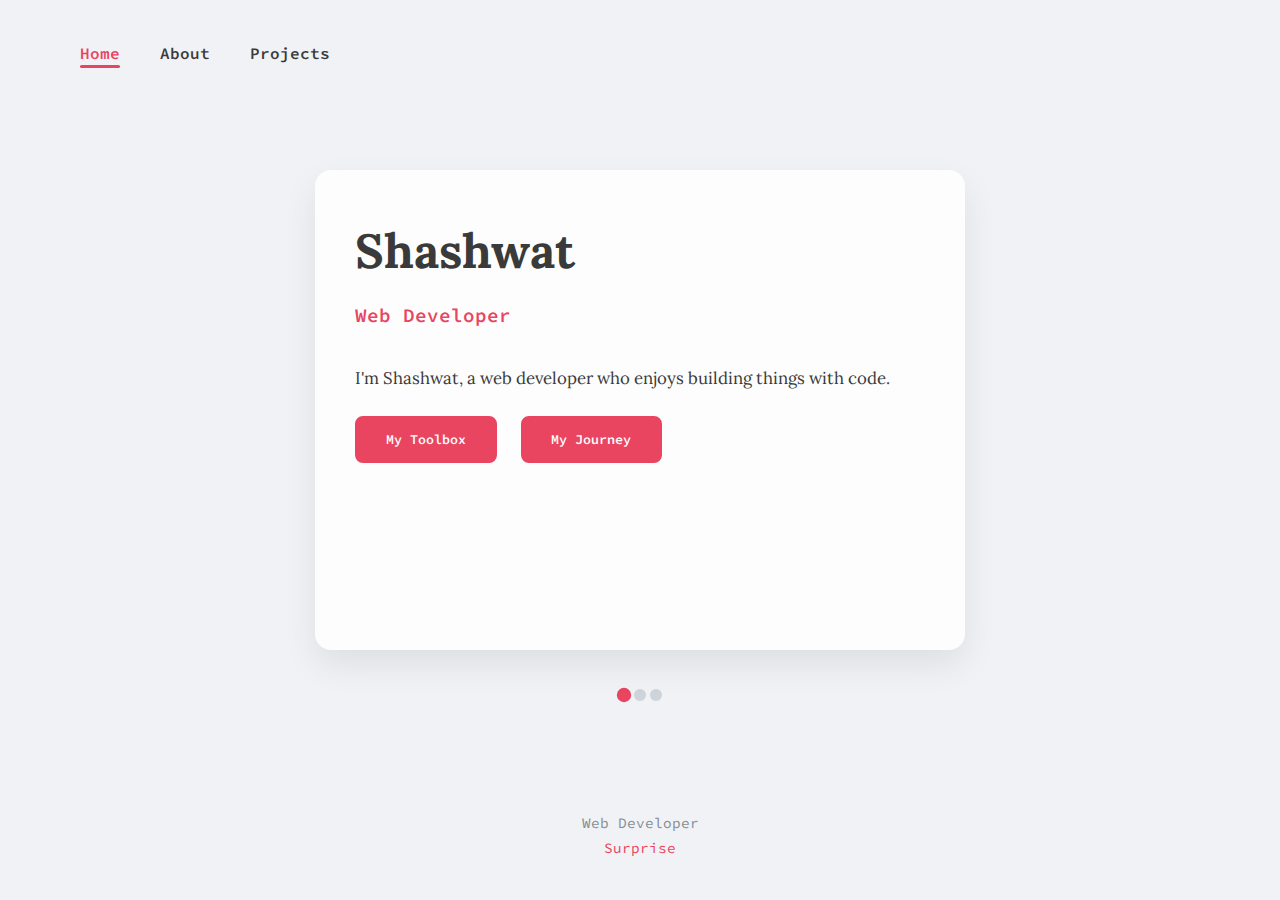
<file: index.html>
<!DOCTYPE html>
<html lang="en">
<head>
    <meta charset="UTF-8">
    <meta name="viewport" content="width=device-width, initial-scale=1.0">
    <title>Shashwat's Portfolio</title>
    <link rel="stylesheet" href="styles.css">
    <link rel="preconnect" href="https://fonts.googleapis.com">
    <link rel="preconnect" href="https://fonts.gstatic.com" crossorigin>
    <link href="https://fonts.googleapis.com/css2?family=Lora:wght@400;700&family=Source+Code+Pro:wght@400;600&display=swap" rel="stylesheet">
    <link rel="shortcut icon" href="laptop-favicon.svg" type="image/svg+xml">
</head>
<body>
    <div id="portfolio-wrapper">
        <header class="main-header">
            <nav class="main-nav">
                <ul>
                    <li><a href="index.html" class="active">Home</a></li>
                    <li><a href="about.html">About</a></li>
                    <li><a href="projects.html">Projects</a></li>
                </ul>
            </nav>
        </header>
        <main id="deck-container">
            <div class="portfolio-stack">
                <section class="portfolio-card active" id="intro-card">
                    <div class="card-body">
                        <h1 class="name-title">Shashwat</h1>
                        <h2 class="job-title">Web Developer</h2>
                        <p class="intro-text">I'm Shashwat, a web developer who enjoys building things with code.</p>
                        <div class="card-actions">
                            <button class="action-button" data-target-card="toolbox-card">My Toolbox</button>
                            <button class="action-button" data-target-card="journey-card">My Journey</button>
                        </div>
                    </div>
                </section>
                <section class="portfolio-card" id="toolbox-card">
                    <header class="card-header">
                        <button class="back-to-home" data-target-card="intro-card">←</button>
                        <h3 class="card-title">My Toolbox</h3>
                    </header>
                    <div class="card-body">
                        <ul class="talent-list">
                            <li>
                                <span class="talent-name">HTML, CSS, JavaScript</span>
                                <div class="talent-bar">
                                    <div class="talent-level" style="width: 75%;"></div>
                                </div>
                            </li>
                            <li>
                                <span class="talent-name">DOM Manipulation</span>
                                <div class="talent-bar">
                                    <div class="talent-level" style="width: 60%;"></div>
                                </div>
                            </li>
                            <li>
                                <span class="talent-name">Flexbox & Grid</span>
                                <div class="talent-bar">
                                    <div class="talent-level" style="width: 80%;"></div>
                                </div>
                            </li>
                            <li>
                                <span class="talent-name">UI Design (Canva & Figma)</span>
                                <div class="talent-bar">
                                    <div class="talent-level" style="width: 65%;"></div>
                                </div>
                            </li>
                        </ul>
                        <p class="insight-text">I'm building my skills in web development. HTML and CSS are where I started, and I'm learning more JavaScript every day.</p>
                    </div>
                </section>
                <section class="portfolio-card" id="journey-card">
                    <header class="card-header">
                        <button class="back-to-home" data-target-card="intro-card">←</button>
                        <h3 class="card-title">My Journey</h3>
                    </header>
                    <div class="card-body">
                        <p class="description-text">I want to get better at <span class="highlight">JavaScript</span> and learn frameworks like Vue.js. Interactive websites interest me the most.</p>
                        <div class="goals-timeline">
                            <div class="goal-item">
                                <div class="goal-item-marker"></div>
                                <div class="goal-item-info">
                                    <h4>This year</h4>
                                    <p>Build 3 projects with JavaScript</p>
                                </div>
                            </div>
                            <div class="goal-item">
                                <div class="goal-item-marker"></div>
                                <div class="goal-item-info">
                                    <h4>Next year</h4>
                                    <p>Learn Vue.js and build a web app</p>
                                </div>
                            </div>
                        </div>
                    </div>
                </section>
            </div>
            <div class="deck-controls">
                <button class="nav-dot active" data-target-card="intro-card"></button>
                <button class="nav-dot" data-target-card="toolbox-card"></button>
                <button class="nav-dot" data-target-card="journey-card"></button>
            </div>
        </main>
        <footer class="main-footer">
            <p>Web Developer</p>
            <p><a href="404.html">Surprise</a></p>
        </footer>
    </div>
    <script src="script.js"></script>
</body>
</html>
</file>
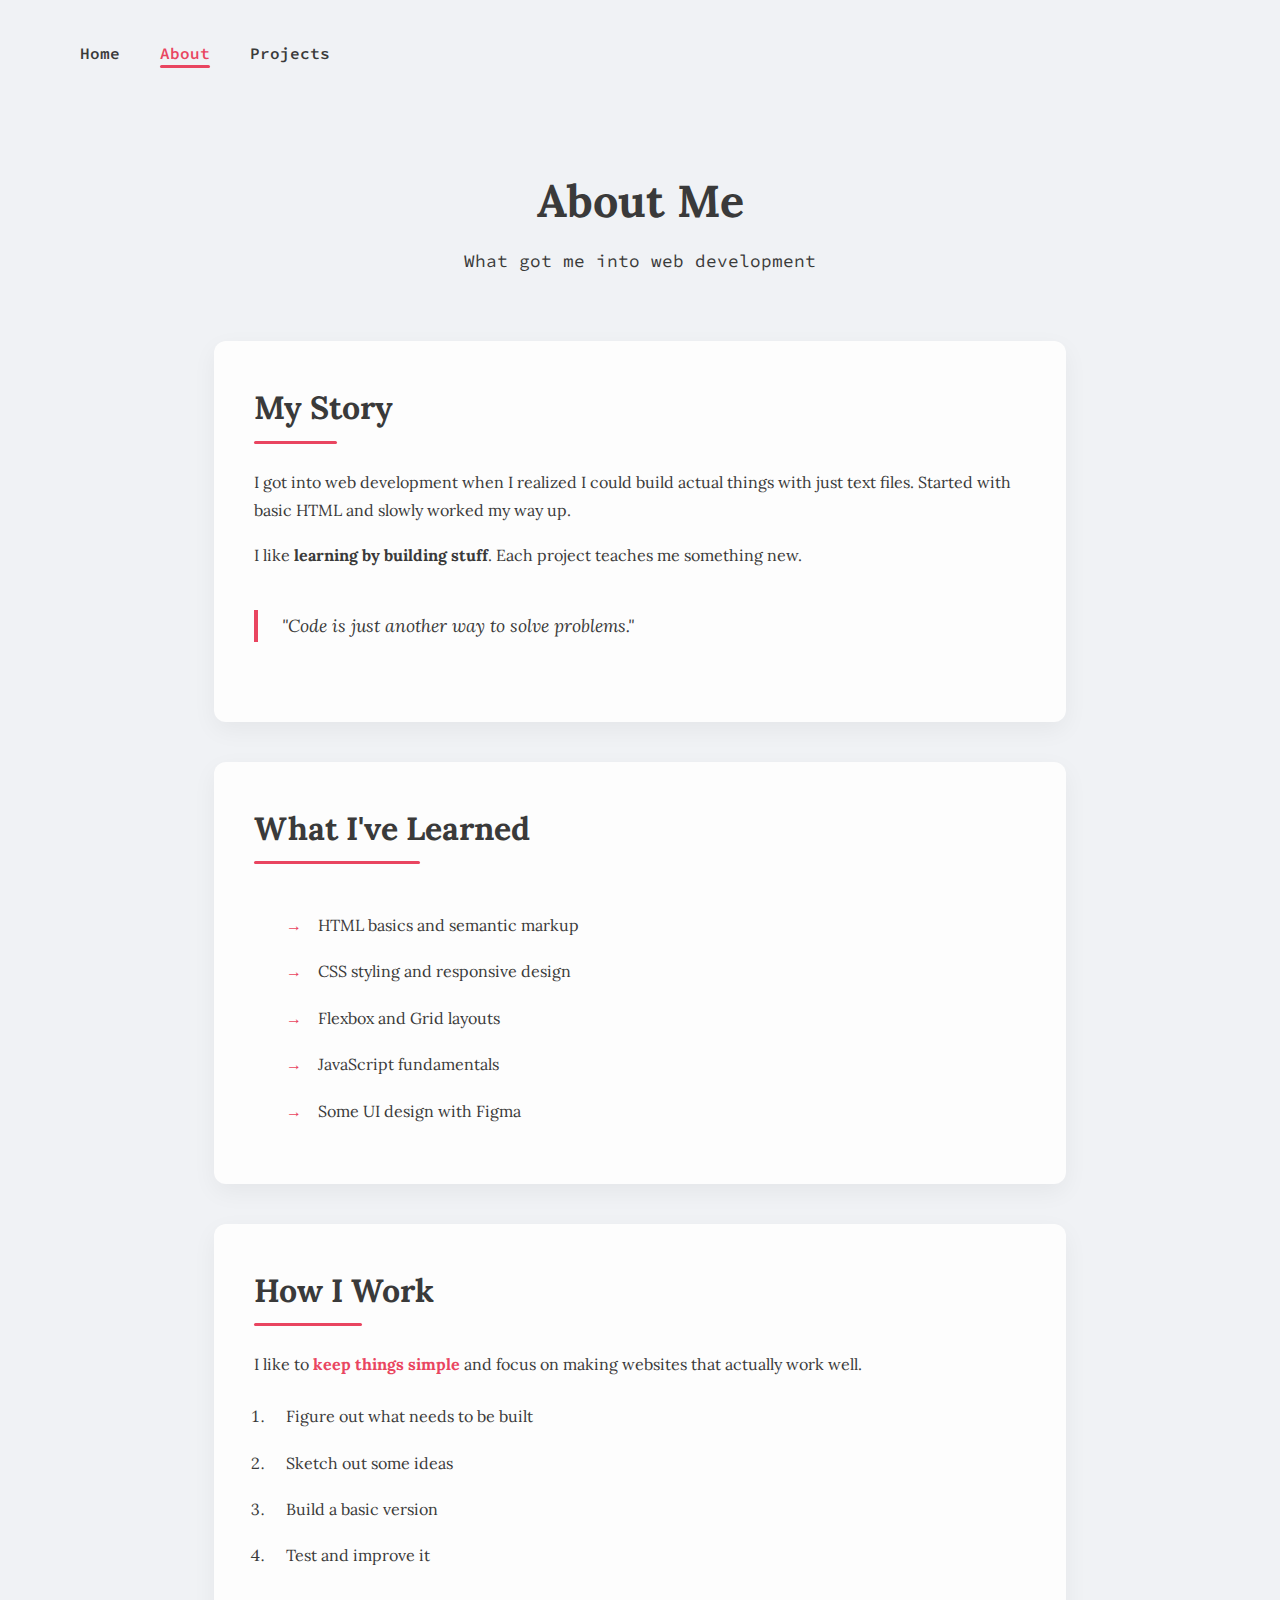
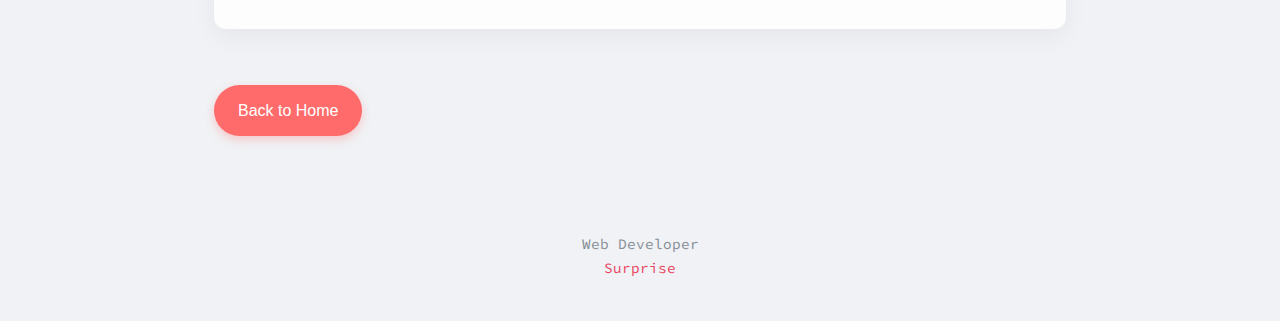
<file: about.html>
<!DOCTYPE html>
<html lang="en">
<head>
    <meta charset="UTF-8">
    <meta name="viewport" content="width=device-width, initial-scale=1.0">
    <title>About</title>
    <link rel="stylesheet" href="styles.css">
    <link rel="preconnect" href="https://fonts.googleapis.com">
    <link rel="preconnect" href="https://fonts.gstatic.com" crossorigin>
    <link href="https://fonts.googleapis.com/css2?family=Lora:wght@400;700&family=Source+Code+Pro:wght@400;600&display=swap" rel="stylesheet">
    <link rel="shortcut icon" href="laptop-favicon.svg" type="image/svg+xml">
</head>
<body>
    <div id="portfolio-wrapper">
        <header class="main-header">
            <nav class="main-nav">
                <ul>
                    <li><a href="index.html">Home</a></li>
                    <li><a href="about.html" class="active">About</a></li>
                    <li><a href="projects.html">Projects</a></li>
                </ul>
            </nav>
        </header>
        <main id="page-container">
            <div class="about-container">
                <div class="about-header">
                    <h1>About Me</h1>
                    <p>What got me into web development</p>
                </div>
                <div class="about-section">
                    <h2>My Story</h2>
                    <p>I got into web development when I realized I could build actual things with just text files. Started with basic HTML and slowly worked my way up.</p>
                    <p>I like <strong>learning by building stuff</strong>. Each project teaches me something new.</p>
                    <div class="quote">
                        <p>"Code is just another way to solve problems."</p>
                    </div>
                </div>
                <div class="about-section">
                    <h2>What I've Learned</h2>
                    <ul class="journey-list">
                        <li>HTML basics and semantic markup</li>
                        <li>CSS styling and responsive design</li>
                        <li>Flexbox and Grid layouts</li>
                        <li>JavaScript fundamentals</li>
                        <li>Some UI design with Figma</li>
                    </ul>
                </div>
                <div class="about-section">
                    <h2>How I Work</h2>
                    <p>I like to <span class="highlight">keep things simple</span> and focus on making websites that actually work well.</p>
                    <ol class="process-list">
                        <li>Figure out what needs to be built</li>
                        <li>Sketch out some ideas</li>
                        <li>Build a basic version</li>
                        <li>Test and improve it</li>
                    </ol>
                </div>
                <a href="index.html" class="back-home">Back to Home</a>
            </div>
        </main>
        <footer class="main-footer">
            <p>Web Developer</p>
            <p><a href="404.html">Surprise</a></p>
        </footer>
    </div>
</body>
</html>
</file>
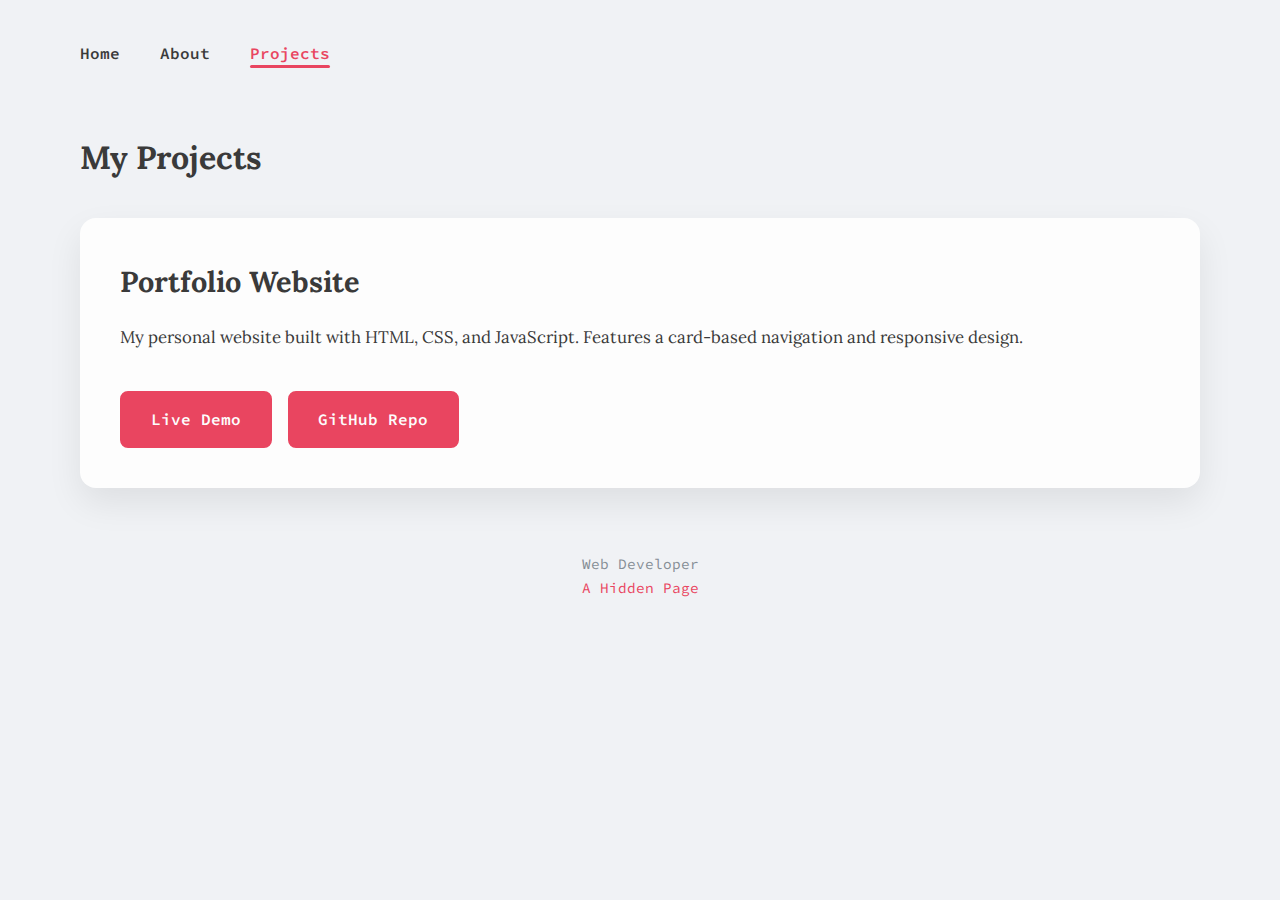
<file: projects.html>
<!DOCTYPE html>
<html lang="en">
<head>
    <meta charset="UTF-8">
    <meta name="viewport" content="width=device-width, initial-scale=1.0">
    <title>Shashwat's Projects</title>
    <link rel="stylesheet" href="styles.css">
    <link rel="preconnect" href="https://fonts.googleapis.com">
    <link rel="preconnect" href="https://fonts.gstatic.com" crossorigin>
    <link href="https://fonts.googleapis.com/css2?family=Lora:wght@400;700&family=Source+Code+Pro:wght@400;600&display=swap" rel="stylesheet">
    <link rel="shortcut icon" href="favicon.ico" type="image/x-icon">
</head>
<body>
    <div id="portfolio-wrapper">
        <header class="main-header">
            <nav class="main-nav">
                <ul>
                    <li><a href="index.html">Home</a></li>
                    <li><a href="about.html">About</a></li>
                    <li><a href="projects.html" class="active">Projects</a></li>
                </ul>
            </nav>
        </header>
        <main class="main-content">
            <section class="page-section">
                <h1 class="page-title">My Projects</h1>
                <div class="project-grid">
                   
                    <div class="project-card">
                        <h2 class="project-title">Portfolio Website</h2>
                        <p class="project-description">My personal website built with HTML, CSS, and JavaScript. Features a card-based navigation and responsive design.</p>
                        <div class="project-links">
                            <a href="https://shapat01.github.io/swirl/" class="project-link" id="portfolio-live-link" target="_blank">Live Demo</a>
                            <a href="https://github.com/Shapat01/swirl" class="project-link" id="portfolio-github-link" target="_blank">GitHub Repo</a>
                        </div>
                    </div>
                </div>
            </section>
        </main>
        <footer class="main-footer">
            <p>Web Developer</p>
            <p><a href="404.html">A Hidden Page</a></p>
        </footer>
    </div>
</body>
</html>
</file>
<file: styles.css>
:root {
    --primary-color: #3a3a3a;
    --secondary-color: #fdfdfd;
    --accent-color: #e94560;
    --background-color: #f0f2f5;
    --font-serif: 'Lora', serif;
    --font-mono: 'Source Code Pro', monospace;
}
* {
    margin: 0;
    padding: 0;
    box-sizing: border-box;
}
body {
    font-family: var(--font-serif);
    background-color: var(--background-color);
    color: var(--primary-color);
    line-height: 1.7;
}
#portfolio-wrapper {
    max-width: 1200px;
    margin: 0 auto;
    padding: 2.5rem;
    min-height: 100vh;
    display: flex;
    flex-direction: column;
}
.main-header {
    display: flex;
    justify-content: space-between;
    align-items: center;
    margin-bottom: 4rem;
}
.main-nav ul {
    display: flex;
    list-style: none;
    gap: 2.5rem;
}
.main-nav a {
    text-decoration: none;
    color: var(--primary-color);
    font-family: var(--font-mono);
    font-weight: 600;
    font-size: 1rem;
    transition: color 0.3s ease;
    position: relative;
    padding-bottom: 5px;
}
.main-nav a:hover, .main-nav a.active {
    color: var(--accent-color);
}
.main-nav a:after {
    content: '';
    position: absolute;
    width: 0;
    height: 3px;
    bottom: 0;
    left: 50%;
    transform: translateX(-50%);
    background-color: var(--accent-color);
    transition: width 0.3s ease;
    border-radius: 2px;
}
.main-nav a:hover:after, .main-nav a.active:after {
    width: 100%;
}
#deck-container {
    flex: 1;
    display: flex;
    flex-direction: column;
    align-items: center;
    justify-content: center;
}
.portfolio-stack {
    position: relative;
    width: 100%;
    max-width: 650px;
    height: 480px;
    margin-bottom: 2rem;
}
.portfolio-card {
    position: absolute;
    width: 100%;
    height: 100%;
    background-color: var(--secondary-color);
    border-radius: 16px;
    box-shadow: 0 15px 35px rgba(0, 0, 0, 0.08);
    padding: 2.5rem;
    overflow: hidden;
    transition: transform 0.6s ease, opacity 0.6s ease;
    transform-origin: center;
    display: flex;
    flex-direction: column;
}
.portfolio-card:not(.active) {
    pointer-events: none;
    opacity: 0;
    transform: translateY(30px) scale(0.9);
}
.portfolio-card.active {
    opacity: 1;
    transform: translateY(0) scale(1);
    z-index: 10;
}
.card-header {
    display: flex;
    align-items: center;
    margin-bottom: 2rem;
}
.back-to-home {
    background: none;
    border: none;
    font-size: 1.8rem;
    color: var(--accent-color);
    cursor: pointer;
    margin-right: 1.5rem;
    transition: transform 0.3s ease;
}
.back-to-home:hover {
    transform: translateX(-5px);
}
.card-body {
    flex: 1;
    overflow-y: auto;
    padding-right: 1rem;
}
.card-body::-webkit-scrollbar {
    width: 6px;
}
.card-body::-webkit-scrollbar-track {
    background: #f0f0f0;
}
.card-body::-webkit-scrollbar-thumb {
    background: #dcdcdc;
    border-radius: 10px;
}
.card-body::-webkit-scrollbar-thumb:hover {
    background: #c9c9c9;
}
.name-title {
    font-family: var(--font-serif);
    font-size: 3rem;
    margin-bottom: 0.5rem;
    color: var(--primary-color);
}
.job-title {
    font-family: var(--font-mono);
    font-size: 1.2rem;
    color: var(--accent-color);
    margin-bottom: 2rem;
    font-weight: 600;
}
.card-title {
    font-family: var(--font-serif);
    font-size: 1.8rem;
    color: var(--primary-color);
}
.intro-text, .insight-text, .description-text {
    margin-bottom: 1.5rem;
    font-size: 1.05rem;
}
.card-actions {
    display: flex;
    gap: 1.5rem;
    margin-top: 1rem;
}
.action-button {
    padding: 0.8rem 1.8rem;
    background-color: var(--accent-color);
    color: var(--secondary-color);
    border: 2px solid var(--accent-color);
    border-radius: 8px;
    font-family: var(--font-mono);
    font-weight: 600;
    cursor: pointer;
    transition: all 0.3s ease;
}
.action-button:hover {
    background-color: transparent;
    color: var(--accent-color);
    transform: translateY(-3px);
}
.talent-list {
    list-style: none;
    margin-bottom: 2rem;
}
.talent-list li {
    margin-bottom: 1.5rem;
}
.talent-name {
    display: block;
    margin-bottom: 0.6rem;
    font-weight: 700;
    font-family: var(--font-mono);
}
.talent-bar {
    height: 10px;
    background-color: #e9ecef;
    border-radius: 5px;
    overflow: hidden;
}
.talent-level {
    height: 100%;
    background-color: var(--accent-color);
    border-radius: 5px;
}
.goals-timeline {
    position: relative;
    margin-top: 2.5rem;
    padding-left: 25px;
    border-left: 3px solid #e9ecef;
}
.goal-item {
    position: relative;
    margin-bottom: 2rem;
}
.milestone:last-child {
    margin-bottom: 0;
}
.goal-item-marker {
    position: absolute;
    left: -38px;
    top: 5px;
    width: 15px;
    height: 15px;
    background-color: var(--accent-color);
    border-radius: 50%;
    border: 3px solid var(--background-color);
}
.goal-item-info h4 {
    font-family: var(--font-mono);
    font-size: 1.1rem;
    margin-bottom: 0.5rem;
    color: var(--accent-color);
    font-weight: 700;
}
.social-links {
    margin-top: 2rem;
    display: flex;
    flex-direction: column;
    gap: 1.2rem;
}
.social-link {
    display: inline-block;
    padding: 0.8rem 1.5rem;
    background-color: #f8f9fa;
    color: var(--primary-color);
    text-decoration: none;
    border-radius: 8px;
    font-family: var(--font-mono);
    font-weight: 600;
    transition: all 0.3s ease;
}
.social-link:hover {
    background-color: #e9ecef;
    transform: translateY(-2px);
}
.nav-controls {
    display: flex;
    gap: 0.8rem;
    margin-top: 1.5rem;
}
.nav-dot {
    width: 12px;
    height: 12px;
    border-radius: 50%;
    background-color: #ced4da;
    border: none;
    cursor: pointer;
    transition: all 0.3s ease;
}
.nav-dot.active, .nav-dot:hover {
    background-color: var(--accent-color);
    transform: scale(1.2);
}
.main-footer {
    text-align: center;
    margin-top: 4rem;
    color: #868e96;
    font-size: 0.9rem;
    font-family: var(--font-mono);
}
.main-footer a {
    color: var(--accent-color);
    text-decoration: none;
}
.main-footer a:hover {
    text-decoration: underline;
}
.highlight {
    color: var(--accent-color);
    font-weight: 700;
}
@media (max-width: 768px) {
    #portfolio-wrapper {
        padding: 1.5rem;
    }
    .main-header {
        flex-direction: column;
        gap: 2rem;
        margin-bottom: 3rem;
    }
    .portfolio-stack {
        height: auto;
        min-height: 500px;
    }
    .portfolio-card {
        padding: 2rem;
    }
    .card-actions {
        flex-direction: column;
        gap: 1rem;
    }
    .action-button {
        width: 100%;
    }
}
.project-grid {
    display: grid;
    grid-template-columns: repeat(auto-fit, minmax(300px, 1fr));
    gap: 2.5rem;
    margin-top: 2rem;
}
.project-card {
    background-color: var(--secondary-color);
    border-radius: 16px;
    box-shadow: 0 15px 35px rgba(0, 0, 0, 0.08);
    padding: 2.5rem;
    display: flex;
    flex-direction: column;
    transition: transform 0.3s ease, box-shadow 0.3s ease;
}
.project-card:hover {
    transform: translateY(-5px);
    box-shadow: 0 20px 45px rgba(0, 0, 0, 0.12);
}
.project-title {
    font-family: var(--font-serif);
    font-size: 1.8rem;
    color: var(--primary-color);
    margin-bottom: 1rem;
}
.project-description {
    font-size: 1.05rem;
    margin-bottom: 1.5rem;
    flex-grow: 1;
}
.project-links {
    display: flex;
    gap: 1rem;
    margin-top: 1rem;
}
.project-link {
    padding: 0.8rem 1.8rem;
    background-color: var(--accent-color);
    color: var(--secondary-color);
    border: 2px solid var(--accent-color);
    border-radius: 8px;
    font-family: var(--font-mono);
    font-weight: 600;
    text-decoration: none;
    transition: all 0.3s ease;
}
.project-link:hover {
    background-color: transparent;
    color: var(--accent-color);
}
#page-container {
    padding: 2rem 1.5rem;
    max-width: 900px;
    margin: 0 auto;
}
.back-home {
    display: inline-block;
    margin-top: 1rem;
    padding: 0.75rem 1.5rem;
    background-color: #ff6b6b;
    color: white;
    text-decoration: none;
    border-radius: 50px;
    font-family: 'Montserrat', sans-serif;
    font-weight: 500;
    transition: all 0.3s ease;
    box-shadow: 0 4px 10px rgba(255, 107, 107, 0.3);
}
.back-home:hover {
    background-color: #ff5252;
    transform: translateY(-3px);
    box-shadow: 0 6px 15px rgba(255, 107, 107, 0.4);
}
.about-header, .playground-header {
    text-align: center;
    margin-bottom: 4rem;
}
.about-header h1, .playground-header h1 {
    font-size: 2.8rem;
    margin-bottom: 0.5rem;
    font-family: var(--font-serif);
}
.about-header p, .playground-header p {
    font-size: 1.1rem;
    color: var(--text-color-light);
    font-family: var(--font-mono);
}
.about-section {
    background-color: var(--secondary-color);
    border: 1px solid var(--border-color);
    border-radius: 12px;
    padding: 2.5rem;
    margin-bottom: 2.5rem;
    box-shadow: 0 8px 25px rgba(0, 0, 0, 0.05);
}
.about-section h2 {
    font-family: var(--font-serif);
    font-size: 2rem;
    margin-bottom: 2rem;
    position: relative;
    display: inline-block;
}
.about-section h2::after {
    content: '';
    position: absolute;
    width: 60%;
    height: 3px;
    background-color: var(--accent-color);
    bottom: -8px;
    left: 0;
    border-radius: 2px;
}
.about-section p {
    margin-bottom: 1rem;
    line-height: 1.8;
}
.quote {
    font-style: italic;
    color: var(--text-color-light);
    border-left: 4px solid var(--accent-color);
    padding-left: 1.5rem;
    margin: 2.5rem 0;
    font-size: 1.1rem;
}
.journey-list, .process-list {
    list-style: none;
    padding-left: 2rem;
    margin-top: 1.5rem;
}
.journey-list li, .process-list li {
    position: relative;
    padding-left: 2rem;
    margin-bottom: 1.2rem;
    line-height: 1.7;
}
.journey-list li::before {
    content: '→';
    position: absolute;
    left: 0;
    color: var(--accent-color);
    font-weight: 700;
}
.process-list {
    list-style-type: decimal;
    padding-left: 1rem;
}
.process-list li {
    padding-left: 1rem;
}
.experiment-card {
    background-color: var(--secondary-color);
    border: 1px solid var(--border-color);
    border-radius: 12px;
    padding: 2rem;
    margin-bottom: 2.5rem;
    box-shadow: 0 8px 25px rgba(0, 0, 0, 0.05);
    transition: transform 0.3s ease, box-shadow 0.3s ease;
}
.experiment-card:hover {
    transform: translateY(-5px);
    box-shadow: 0 12px 30px rgba(0, 0, 0, 0.08);
}
.experiment-card h2 {
    font-family: var(--font-serif);
    font-size: 1.8rem;
    margin-bottom: 1rem;
}
.tags-container {
    display: flex;
    gap: 0.5rem;
    margin-bottom: 1.5rem;
}
.tag {
    display: inline-block;
    background-color: var(--background-color);
    padding: 0.4rem 1rem;
    border-radius: 50px;
    font-size: 0.8rem;
    font-family: var(--font-mono);
    color: var(--text-color-light);
    border: 1px solid var(--border-color);
}
.tag.html { background-color: #e34c26; color: white; border: none; }
.tag.css { background-color: #264de4; color: white; border: none; }
.tag.js { background-color: #f0db4f; color: #333; border: none; }
.experiment-preview {
    background-color: var(--background-color);
    border-radius: 8px;
    padding: 2rem;
    margin-top: 2rem;
    border: 1px solid var(--border-color);
}
.color-palette {
    display: flex;
    gap: 1rem;
    margin-bottom: 1rem;
    justify-content: center;
}
.color-swatch {
    width: 60px;
    height: 60px;
    border-radius: 8px;
    cursor: pointer;
    border: 2px solid var(--border-color);
    transition: transform 0.3s ease;
}
.color-swatch:hover {
    transform: scale(1.1);
    border-color: var(--accent-color);
}
#colorInfo {
    text-align: center;
    font-family: var(--font-mono);
    color: var(--text-color-light);
}
.animation-preview {
    display: flex;
    justify-content: space-around;
    align-items: center;
    min-height: 150px;
}
.animation-box {
    width: 60px;
    height: 60px;
    background-color: var(--accent-color);
    border-radius: 8px;
}
.pulse { animation: pulse 2s infinite; }
.spin { animation: spin 2s infinite linear; }
.bounce { animation: bounce 1s infinite; }
@keyframes pulse {
    0%, 100% { transform: scale(1); }
    50% { transform: scale(1.1); }
}
@keyframes spin {
    from { transform: rotate(0deg); }
    to { transform: rotate(360deg); }
}
@keyframes bounce {
    0%, 20%, 50%, 80%, 100% { transform: translateY(0); }
    40% { transform: translateY(-30px); }
    60% { transform: translateY(-15px); }
}
</file>
